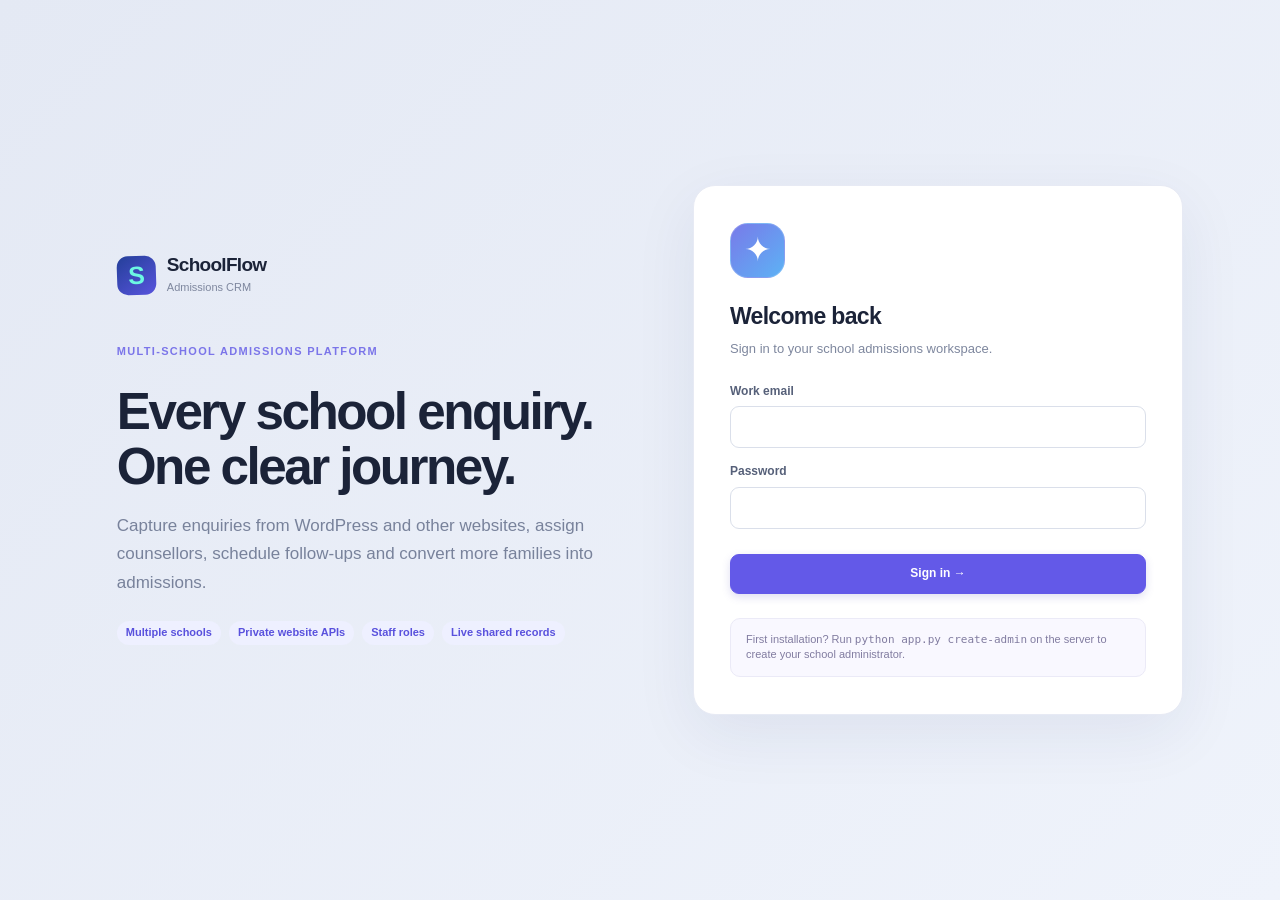
<file: static/index.html>
<!doctype html>
<html lang="en"><head><meta charset="utf-8"><meta name="viewport" content="width=device-width, initial-scale=1"><meta name="theme-color" content="#6255e9"><title>SchoolFlow — School Enquiry CRM</title><link rel="stylesheet" href="/static/style.css"></head><body><div id="root"></div><script defer src="/static/app.js"></script></body></html>
</file>
<file: static/style.css>
:root{--ink:#1b2338;--muted:#7e879e;--line:#e9ebf3;--soft:#f7f8fc;--violet:#6255e9;--violet-soft:#e9eaff;--blue:#40a7f5;--green:#149b63;--orange:#ec9b39;--red:#dd526d;--shadow:0 19px 65px rgba(35,43,93,.07)}
*{box-sizing:border-box}body{margin:0;background:#e4e9f4;color:var(--ink);font:14px/1.45 Inter,ui-sans-serif,-apple-system,BlinkMacSystemFont,"Segoe UI",sans-serif}button,input,select,textarea{font:inherit}button{cursor:pointer}button:disabled{opacity:.5;cursor:default}a{color:var(--violet)}.app{max-width:1620px;min-height:calc(100vh - 44px);margin:22px auto;background:white;border:1px solid #e6e8f1;border-radius:15px;overflow:hidden;display:grid;grid-template-columns:244px minmax(0,1fr);box-shadow:var(--shadow)}.sidebar{border-right:1px solid var(--line);padding:26px 15px 18px;display:flex;flex-direction:column;gap:24px;background:#fff}.logo{display:flex;align-items:center;gap:11px;padding:0 10px}.logomark{width:39px;height:39px;border-radius:11px;background:linear-gradient(145deg,#243f99,#5854dd);display:grid;place-items:center;font-size:25px;font-weight:850;color:#6cf8e2;transform:rotate(-2deg)}.logo strong{display:block;font-size:19px;letter-spacing:-.7px;line-height:1.1}.logo small{font-size:11px;color:var(--muted)}.school-select{padding:10px 9px;border:1px solid var(--line);border-radius:11px;margin:0 3px;background:#fafbff}.school-select label{display:block;color:var(--muted);font-size:10px;letter-spacing:.12em;font-weight:800;margin-bottom:5px}.school-select select{width:100%;border:0;outline:none;background:transparent;font-weight:700;color:#303652;font-size:12px}.nav{display:grid;gap:4px}.nav-section{color:#a0a8b6;font-size:10px;letter-spacing:.12em;padding:0 15px;margin:8px 0 6px;font-weight:800}.nav button{appearance:none;border:0;background:transparent;width:100%;display:flex;align-items:center;gap:12px;padding:11px 13px;text-align:left;border-radius:9px;color:#495166;font-weight:600}.nav button svg{width:18px;height:18px;stroke-width:1.9}.nav button.active{color:#5144da;background:#e8eafe}.nav button:hover:not(.active){background:#f6f7fc}.nav button em{margin-left:auto;font-style:normal;font-size:11px;background:#f0f1f7;padding:2px 7px;border-radius:20px}.nav button.active em{background:#d2d4ff}.sidebar-bottom{margin-top:auto}.sync-note{padding:12px 10px;margin:0 2px 14px;border-radius:11px;background:#f4f7ff;font-size:11px;color:#737d96;line-height:1.55}.sync-note b{color:#45517c}.profile{padding:13px 8px 1px;border-top:1px solid var(--line);display:flex;align-items:center;gap:9px}.avatar{width:33px;height:33px;flex:none;border-radius:50%;background:linear-gradient(135deg,#b6bcff,#7c71ef);color:#fff;display:grid;place-items:center;font-size:11px;font-weight:800}.profile strong{font-size:12px;display:block}.profile span{font-size:10px;color:var(--muted)}.main{min-width:0;background:#fff}.topbar{min-height:75px;display:flex;align-items:center;gap:17px;justify-content:space-between;padding:16px 29px;border-bottom:1px solid var(--line)}.breadcrumbs{font-size:12px;color:#9aa1b1}.breadcrumbs b{font-size:17px;color:#252c3d;letter-spacing:-.45px}.top-actions{display:flex;align-items:center;gap:10px}.role-select{background:#f8f9fd;border:1px solid var(--line);border-radius:9px;padding:9px 11px;font-size:12px;max-width:190px;color:#3d4560}.demo-pill{font-size:11px;color:#7469a6;background:#f0edff;border-radius:40px;padding:7px 11px;white-space:nowrap}.icon-btn{border:1px solid var(--line);background:#fff;color:#5d657b;border-radius:9px;width:34px;height:34px;display:grid;place-items:center;font-size:17px}.content{padding:27px 30px 35px;max-width:1480px;margin:auto}.eyebrow{font-size:11px;font-weight:800;text-transform:uppercase;letter-spacing:.12em;color:#7b75e9}.hero{background:linear-gradient(110deg,#8d98f1 0%,#6c8eef 46%,#43b5f6 100%);border-radius:13px;color:white;padding:24px 27px;display:flex;align-items:center;justify-content:space-between;gap:20px;min-height:128px;position:relative;overflow:hidden}.hero:after{content:"";position:absolute;width:240px;height:240px;border:1px solid #fff3;right:100px;top:-170px;border-radius:50%;box-shadow:0 0 0 50px #ffffff09,0 0 0 100px #ffffff08;pointer-events:none}.hero-copy{position:relative;z-index:1;display:flex;align-items:center;gap:17px}.hero-icon{background:#ffffff33;border:1px solid #ffffff2b;border-radius:18px;width:70px;height:70px;display:grid;place-items:center;font-size:33px}.hero h1{font-size:25px;margin:0 0 4px;letter-spacing:-.65px;line-height:1.15}.hero p{color:#f1f5ff;font-size:13px;margin:0}.hero-actions{display:flex;gap:8px;position:relative;z-index:1}.btn{border:1px solid #d9dce8;background:white;border-radius:9px;padding:10px 14px;color:#313c58;display:inline-flex;align-items:center;justify-content:center;gap:8px;font-weight:700;font-size:12px;white-space:nowrap;min-height:38px}.btn:hover{filter:brightness(.98)}.btn.primary{background:#6359e8;border-color:#6359e8;color:white;box-shadow:0 3px 8px #5a55ba32}.hero .btn.primary{background:#6157e8;border-color:#6157e8}.hero .btn.ghost{background:#ffffff25;color:white;border-color:#ffffff55}.btn.small{padding:7px 11px;min-height:32px;font-size:11px}.btn.danger{color:#c94057}.section-head{display:flex;align-items:center;justify-content:space-between;gap:10px;margin:25px 0 15px}.section-head h2{font-size:18px;letter-spacing:-.5px;margin:0}.section-head p{margin:3px 0 0;color:var(--muted);font-size:12px}.stats{display:grid;grid-template-columns:repeat(4,minmax(0,1fr));gap:14px;margin-top:19px}.stat{background:#fff;border:1px solid var(--line);border-radius:12px;padding:17px 17px 15px;min-width:0;box-shadow:0 3px 10px #252d5908}.stat-top{display:flex;align-items:center;justify-content:space-between}.stat-top span{font-size:12px;color:#747d91;font-weight:600}.stat-ico{width:31px;height:31px;border-radius:9px;display:grid;place-items:center;font-size:16px;background:#eeeaff;color:#6553ea}.stat-ico.green{background:#dff7ef;color:#19a472}.stat-ico.orange{background:#fff2df;color:#e99d34}.stat-ico.blue{background:#e1f3ff;color:#2f9deb}.stat b{font-size:27px;letter-spacing:-1px;display:block;margin-top:12px;line-height:1.1}.stat small{font-size:11px;color:#9ba2b2;margin-top:6px;display:block}.stat small strong{color:var(--green)}.workspace-grid{display:grid;grid-template-columns:minmax(0,1fr) 286px;gap:18px}.panel{background:#fff;border:1px solid var(--line);border-radius:12px;min-width:0;overflow:hidden}.panel-head{display:flex;align-items:center;justify-content:space-between;padding:19px 19px 0;gap:10px}.panel-head h3{margin:0;font-size:15px;letter-spacing:-.25px}.panel-head p{margin:4px 0 0;color:#9299aa;font-size:11px}.subtle-btn{border:0;color:#5c51e3;font-size:11px;background:transparent;font-weight:800;padding:6px}.source-list{padding:9px 17px 18px}.source-row{display:flex;align-items:center;gap:10px;margin:16px 0}.source-row .source-icon{width:34px;height:34px;border-radius:9px;display:grid;place-items:center;background:#eaf1ff;color:#527aef;font-weight:800}.source-row .source-name{flex:1;min-width:0}.source-row .source-name strong{font-size:11px;display:block;overflow:hidden;text-overflow:ellipsis;white-space:nowrap}.source-row .source-name small{font-size:10px;color:#a4acb8}.source-row b{font-size:13px}.progress{height:5px;background:#f1f1f7;border-radius:4px;margin-top:5px;overflow:hidden}.progress>span{display:block;height:100%;border-radius:4px;background:var(--violet)}.filters{display:flex;align-items:center;gap:9px;flex-wrap:wrap;margin-bottom:13px}.search{border:1px solid #dfe2ec;display:flex;align-items:center;gap:8px;color:#9da4b2;padding:0 11px;border-radius:9px;min-width:210px;flex:1;max-width:370px;height:39px}.search input{border:0;outline:0;width:100%;min-width:0;color:#262e44;font-size:12px}.search input::placeholder{color:#afb6c4}.filter-select{border:1px solid #dfe2ec;border-radius:9px;background:#fff;padding:10px;font-size:11px;color:#535d77;height:39px;max-width:155px}.table-scroll{width:100%;overflow:auto}.lead-table{width:100%;border-collapse:collapse;text-align:left;white-space:nowrap;font-size:12px}.lead-table th{background:#f7f8fb;color:#737b91;font-size:11px;font-weight:700;padding:12px 14px;border-bottom:1px solid #ebedf4}.lead-table td{padding:13px 14px;border-bottom:1px solid #eff0f5;color:#596377}.lead-table tr:last-child td{border-bottom:0}.lead-table tr:hover td{background:#fbfbff}.lead-person{display:flex;align-items:center;gap:9px;min-width:180px}.lead-person .avatar{width:34px;height:34px;background:#e0e7ef;border:1px solid #cfd7e0;color:#879bb2;font-size:11px}.lead-person strong{font-weight:750;font-size:12px;color:#252b3d;display:block}.lead-person small{display:block;font-size:10px;color:#969eae}.status{font-size:10px;font-weight:800;display:inline-flex;align-items:center;gap:5px;background:#f1f1ff;border-radius:40px;padding:5px 8px;color:#635adf}.status:before{content:"";width:6px;height:6px;border-radius:50%;background:currentColor}.status.New{color:#6a5ce6;background:#f0ecff}.status.Contacted{color:#277fc5;background:#e9f3fe}.status.Counselling{color:#b57b12;background:#fff4dc}.status.Visit-Scheduled{color:#ab6bdb;background:#f7ebff}.status.Applied{color:#428d55;background:#e8f6ed}.status.Enrolled{color:#0b9963;background:#e0f8ee}.status.Lost{color:#d35064;background:#ffedf0}.tiny-action{padding:7px 11px;border:1px solid #dedfe8;background:#fff;border-radius:7px;font-size:11px;color:#444c60;font-weight:700}.empty{padding:44px 20px;text-align:center;color:#9099ad}.empty strong{display:block;color:#404864;font-size:15px;margin-top:8px}.tag{display:inline-flex;align-items:center;background:#f5f6fa;border-radius:6px;padding:4px 7px;color:#69718b;font-size:10px;font-weight:650}.mini-panel{padding:17px}.followup{display:flex;align-items:center;gap:11px;padding:12px 0;border-bottom:1px solid var(--line)}.followup:last-child{border:0}.followup .calendar{width:43px;border-radius:9px;background:#edf0ff;text-align:center;padding:5px 0;color:#5d51e8;font-weight:800;font-size:18px}.followup .calendar small{display:block;font-size:9px;font-weight:650;letter-spacing:.12em}.followup-info{flex:1;min-width:0}.followup-info strong{font-size:12px;display:block}.followup-info small{font-size:10px;color:#969eaf}.view-title{display:flex;align-items:flex-start;justify-content:space-between;gap:15px;margin-bottom:22px}.view-title h1{font-size:24px;margin:0 0 4px;letter-spacing:-.8px}.view-title p{font-size:12px;color:#8992a5;margin:0}.tabs{display:flex;align-items:center;gap:7px;border-bottom:1px solid var(--line);margin-bottom:17px;overflow:auto}.tab{border:0;border-bottom:2px solid transparent;background:#fff;color:#80899b;font-weight:700;padding:11px 13px;font-size:12px;white-space:nowrap}.tab.active{color:#5d52e7;border-bottom-color:#6259e7}.count{font-size:10px;color:#918cac;background:#f3f1ff;border-radius:12px;padding:2px 6px;margin-left:5px}.kanban{display:grid;grid-template-columns:repeat(4,minmax(210px,1fr));gap:12px;overflow:auto;padding-bottom:12px}.lane{background:#f8f9fd;border:1px solid #eceef6;border-radius:11px;min-height:390px;padding:12px}.lane-header{display:flex;align-items:center;justify-content:space-between;font-size:13px;font-weight:750;padding:0 2px 12px}.lane-header b{background:#e7e9f4;border-radius:20px;padding:2px 7px;color:#65718b;font-size:10px}.kanban-card{border:1px solid #eceefa;background:#fff;border-radius:10px;padding:13px;margin-bottom:9px;box-shadow:0 3px 10px #25346506;cursor:grab}.kanban-card:hover{border-color:#c7c3fb}.kanban-card strong{display:block;margin:7px 0 4px;font-size:12px}.kanban-card small{color:#909aad;font-size:10px;display:block}.kanban-card .line{display:flex;align-items:center;justify-content:space-between;gap:6px;margin-top:11px}.kanban-card .line .avatar{width:24px;height:24px;font-size:8px}.drag-hint{text-align:center;font-size:11px;color:#98a1b1;margin:5px 0 0}.website-grid,.team-grid,.report-grid{display:grid;grid-template-columns:repeat(3,minmax(0,1fr));gap:15px}.website-card,.team-card,.report-card{background:white;border:1px solid var(--line);border-radius:12px;padding:18px;min-width:0}.website-head{display:flex;align-items:center;justify-content:space-between;gap:10px}.website-icon{width:43px;height:43px;background:#e9ecff;border-radius:11px;display:grid;place-items:center;color:#6159e3;font-size:21px;font-weight:850}.website-card h3,.team-card h3{font-size:14px;margin:17px 0 3px}.website-card p,.team-card p{color:#919bad;font-size:11px;margin:3px 0 16px;overflow-wrap:anywhere}.website-metrics{display:flex;justify-content:space-between;gap:10px;margin:20px 0 14px;padding-top:13px;border-top:1px solid var(--line)}.website-metrics strong{display:block;font-size:20px}.website-metrics small{font-size:10px;color:#8f98a9}.live-dot{display:inline-block;width:7px;height:7px;background:#15af7b;border-radius:50%;margin-right:4px}.page-card{padding:20px;border-radius:12px;background:#f7f8fd;border:1px solid #e9ebf4}.snippet{background:#242943;color:#d7e2ff;border-radius:10px;padding:14px 16px;overflow:auto;font-family:ui-monospace,SFMono-Regular,Consolas,monospace;font-size:11px;line-height:1.8;white-space:pre}.team-card{display:flex;flex-direction:column;align-items:flex-start}.team-card .avatar{width:45px;height:45px;font-size:15px}.role-chip{font-size:10px;font-weight:750;border-radius:7px;background:#f0efff;color:#6d5ad8;padding:6px 8px}.report-big{font-size:29px;font-weight:850;letter-spacing:-1px;margin:6px 0 9px}.bar-row{display:flex;align-items:center;gap:12px;margin:16px 0}.bar-row span{min-width:120px;color:#798298;font-size:12px}.bar-track{flex:1;height:10px;border-radius:20px;background:#edf0fa;overflow:hidden}.bar-track i{display:block;height:100%;background:linear-gradient(90deg,#8b81f2,#5dadef);border-radius:20px}.bar-row b{width:25px;text-align:right;font-size:12px}.setting-row{display:flex;align-items:center;justify-content:space-between;gap:20px;padding:17px 0;border-bottom:1px solid var(--line)}.setting-row:last-child{border:0}.setting-row strong{font-size:13px;display:block}.setting-row p{color:#929baf;font-size:11px;margin:5px 0 0}.toggle{width:42px;height:24px;border-radius:20px;background:#d8dbe7;position:relative;border:0;flex:none}.toggle:before{content:"";position:absolute;left:3px;top:3px;width:18px;height:18px;border-radius:50%;background:white;transition:.16s}.toggle.on{background:#6259e5}.toggle.on:before{transform:translateX(18px)}.overlay{position:fixed;inset:0;background:#151c39a6;z-index:90;display:flex;justify-content:flex-end}.drawer{height:100%;width:min(520px,100%);background:#fff;overflow:auto;box-shadow:-15px 0 55px #18214920;animation:slidein .18s ease-out}.modal-wrap{position:fixed;inset:0;background:#151c39a6;z-index:95;display:grid;place-items:center;padding:16px}.modal{background:white;border-radius:15px;padding:24px;width:min(570px,100%);max-height:90vh;overflow:auto;box-shadow:0 22px 60px #151d4933}.modal h2,.drawer h2{letter-spacing:-.5px;margin:0 0 5px;font-size:22px}.modal p,.drawer-sub{color:#9099ac;font-size:12px;margin:0}.modalhead,.drawerhead{display:flex;justify-content:space-between;align-items:flex-start;gap:15px;margin-bottom:18px}.drawerhead{padding:25px 26px;border-bottom:1px solid var(--line);margin:0}.drawerbody{padding:22px 26px}.field-grid{display:grid;grid-template-columns:1fr 1fr;gap:14px}.field{display:flex;flex-direction:column;gap:6px;margin-bottom:12px;min-width:0}.field.full{grid-column:1/-1}.field label{color:#566077;font-size:11px;font-weight:750}.field input,.field select,.field textarea{width:100%;border-radius:8px;border:1px solid #dde1ee;padding:11px 12px;background:#fff;color:#27344a;outline:0;font-size:12px}.field input:focus,.field select:focus,.field textarea:focus{border-color:#8e88f5;box-shadow:0 0 0 3px #6359e510}.field textarea{resize:vertical;min-height:83px}.modalfooter{display:flex;gap:8px;justify-content:flex-end;margin-top:13px}.drawer-stat-grid{display:grid;grid-template-columns:1fr 1fr;gap:11px}.drawer-stat{background:#f7f8fc;border-radius:10px;padding:13px;font-size:12px}.drawer-stat small{display:block;color:#909ab0;font-size:10px;margin-bottom:6px}.drawer-stat strong{font-size:12px}.timeline{border-left:2px solid #e8e7fa;margin:13px 0 0 7px;padding-left:18px}.event{position:relative;margin-bottom:18px}.event:before{content:"";width:9px;height:9px;position:absolute;border-radius:50%;background:#786de9;left:-24px;top:4px;border:2px solid white}.event strong{display:block;font-size:12px}.event span{font-size:11px;color:#8992a5}.hr{height:1px;background:var(--line);margin:21px 0}.notice{background:#f2f0ff;border:1px solid #e4e0ff;border-radius:10px;padding:13px 15px;font-size:12px;color:#655b8f;margin:15px 0}.toast{position:fixed;bottom:25px;right:25px;z-index:110;background:#303955;color:#fff;border-radius:10px;padding:12px 16px;box-shadow:0 10px 40px #151e3c34;font-size:12px}.badge{padding:4px 7px;background:#e7f6ee;color:#15945e;border-radius:6px;font-size:10px;font-weight:750}.settings-shell{max-width:720px}.mobile-menu{display:none}.soft-blue{background:#eaf2ff;color:#427fe5}.muted{color:var(--muted)}.form-help{font-size:11px;color:#969fb2}
@keyframes slidein{from{transform:translateX(15px);opacity:.7}to{transform:none;opacity:1}}
@media(max-width:1200px){.app{margin:0;border-radius:0;min-height:100vh}.workspace-grid{grid-template-columns:1fr}.stats{grid-template-columns:repeat(2,1fr)}.website-grid,.team-grid,.report-grid{grid-template-columns:repeat(2,1fr)}}
@media(max-width:800px){.app{display:block}.sidebar{display:none;position:fixed;z-index:60;width:245px;top:0;bottom:0;box-shadow:10px 0 40px #252b4140;overflow:auto}.sidebar.open{display:flex}.mobile-menu{display:grid}.topbar{padding:12px 16px;gap:7px}.content{padding:18px 14px}.hero{padding:22px 18px;display:block}.hero-copy{align-items:flex-start}.hero h1{font-size:21px}.hero-actions{margin-top:15px}.role-select{max-width:130px}.demo-pill{display:none}.website-grid,.team-grid,.report-grid{grid-template-columns:1fr}.kanban{grid-template-columns:repeat(4,minmax(215px,1fr))}.view-title{align-items:flex-start;flex-wrap:wrap}}
@media(max-width:520px){.stats{gap:9px}.stat{padding:13px}.stat b{font-size:23px}.stat-top span{font-size:10px}.top-actions{gap:5px}.role-select{max-width:96px;font-size:10px}.hero-icon{display:none}.field-grid{grid-template-columns:1fr}.hero-actions{flex-wrap:wrap}.filters .search{max-width:none;width:100%}.filter-select{flex:1;max-width:none}}

/* Production application extensions */
.login-wrap{min-height:100vh;display:grid;grid-template-columns:1.1fr 1fr;align-items:center;padding:6vw;gap:55px;background:linear-gradient(135deg,#e4e9f4,#eff3fb)}.login-brand{padding:40px}.login-brand h1{font-size:clamp(35px,4vw,61px);letter-spacing:-2.5px;line-height:1.07;margin:25px 0 17px;max-width:700px}.login-brand p{font-size:17px;color:#78829b;line-height:1.7;max-width:570px}.login-panel{max-width:490px;width:100%;background:white;border:1px solid #e7eaf4;border-radius:22px;padding:37px 36px;box-shadow:var(--shadow)}.login-panel h2{font-size:23px;letter-spacing:-.7px;margin:0 0 7px}.login-panel p{color:var(--muted);font-size:13px;margin:0 0 24px}.form-field{display:grid;gap:6px;margin-bottom:15px}.form-field label{font-size:12px;font-weight:750;color:#566079}.form-field input,.form-field select,.form-field textarea{width:100%;min-height:40px;border:1px solid #dadfea;border-radius:9px;padding:10px;background:white;color:#293249}.form-field textarea{min-height:85px;resize:vertical}.form-field input:focus,.form-field select:focus,.form-field textarea:focus{outline:2px solid #b9b8ff;border-color:#7567ec}.login-panel .btn{width:100%;margin-top:10px}.error{color:#c03956;background:#fff0f3;border-radius:9px;padding:10px 13px;font-size:12px;margin:0 0 13px}.success{background:#e5f9f1;color:#087450;border-radius:9px;padding:10px 13px;font-size:12px}.muted-note{font-size:11px;color:#97a0b0}.pill{background:#eef0ff;color:#5951dd;border-radius:30px;padding:4px 9px;font-size:11px;font-weight:750}.key-box{word-break:break-all;background:#10172b;color:#e5f4ff;border-radius:8px;padding:16px;font:12px/1.6 ui-monospace,SFMono-Regular,monospace;user-select:all}.key-panel{max-width:720px;margin:18px 0;border:1px solid #dadffd;background:#fafbff;border-radius:13px;padding:19px}.tiny{font-size:11px}.lead-grid{display:grid;grid-template-columns:repeat(3,minmax(0,1fr));gap:15px}.strong{font-weight:800}.nav button .nav-emoji{width:18px;font-size:18px;text-align:center}.hero-actions{flex-wrap:wrap}.shadow-card{border:1px solid #e9ebf3;border-radius:12px;padding:19px;background:white}.table-scroll{overflow:auto}.lead-table td,.lead-table th{white-space:nowrap}.lead-table tbody tr{cursor:pointer}.lead-table tbody tr:hover{background:#fafbff}.badge.duplicate{background:#fff2e1;color:#ac7023}.muted{color:var(--muted)}.button-row{display:flex;gap:8px;align-items:center;flex-wrap:wrap}.filters{margin:16px 0}.filters input,.filters select{border:1px solid #e0e4ed;border-radius:9px;padding:10px 12px;background:white;min-height:39px;min-width:115px}.filters input{min-width:230px;flex:1}.full-btn{width:100%}.modal-wrap{z-index:1000}.modal{max-height:min(90vh,850px);overflow:auto}.detail-body{padding:20px}.detail-meta{display:grid;grid-template-columns:repeat(2,minmax(0,1fr));gap:15px;background:#f8f9fe;border-radius:10px;padding:16px}.detail-meta small{display:block;color:#8790a4;font-size:11px;margin-bottom:3px}.detail-meta strong{font-size:12px;overflow-wrap:anywhere}.timeline-item{border-left:2px solid #dedcff;padding:0 0 17px 14px;margin-left:5px}.timeline-item strong{font-size:12px}.timeline-item small{display:block;color:#9ca5b6;font-size:10px;margin-top:3px}.section-title{font-size:15px;margin:22px 0 12px}.app-alert{padding:12px 15px;background:#fff6e8;color:#956521;border-radius:9px;font-size:12px;margin-bottom:16px}.stage-tag{border-radius:20px;padding:6px 10px;font-size:11px;font-weight:750;background:#e9eafe;color:#5c56ca}.stage-Contacted{background:#e9f1fe;color:#477dbe}.stage-Counselling{background:#e6f8f5;color:#178676}.stage-Enrolled{background:#e0f8e9;color:#189663}.stage-Lost{background:#fee8ef;color:#c44465}.stage-Applied{background:#fff2e0;color:#b67927}.stage-Visit-Scheduled{background:#e8f1ff;color:#387ed0}.pipeline-scroll{overflow:auto;padding-bottom:9px}.pipeline-columns{display:grid;grid-template-columns:repeat(7,minmax(190px,1fr));gap:13px;min-width:1350px}.pipeline-column{background:#f7f8fc;border-radius:13px;padding:11px;min-height:310px}.pipeline-column.drag-active{background:#eae9ff}.pipeline-item{background:white;border:1px solid #e6e9f2;border-radius:10px;margin-top:10px;padding:12px;box-shadow:0 3px 9px #1b33500a;cursor:grab}.pipeline-item b{display:block;font-size:12px}.pipeline-item small{display:block;color:#939bab;font-size:11px;margin-top:4px}.dashboard-rows{display:grid;grid-template-columns:minmax(0,1fr) 300px;gap:17px;margin-top:20px}.side-stack{display:grid;gap:16px;align-content:start}.site-list-card{display:flex;gap:12px;align-items:center;border-bottom:1px solid #eff0f5;padding:11px 0}.site-list-card:last-child{border-bottom:0}.site-icon{width:35px;height:35px;border-radius:9px;background:#e8eeff;color:#565ee2;display:grid;place-items:center;font-weight:800;flex-shrink:0}.two-cols{display:grid;grid-template-columns:1fr 1fr;gap:17px}.empty-state{padding:45px 24px;text-align:center;color:#8c97aa}.empty-state b{color:#3d4562;display:block;font-size:16px}.empty-state p{font-size:12px}.website-grid{display:grid;grid-template-columns:repeat(3,minmax(0,1fr));gap:15px}.web-tile{border:1px solid var(--line);background:#fafbfe;border-radius:13px;padding:19px}.web-tile h3{margin:13px 0 4px;font-size:14px}.web-tile p{font-size:11px;color:#8d97a8;margin:0 0 18px}.role-label{display:inline-block;font-size:10px;background:#e9eaff;color:#6158bd;border-radius:20px;padding:4px 9px;font-weight:750}.name-cell{display:flex;align-items:center;gap:9px}.name-cell b{display:block;font-size:12px}.name-cell small{display:block;color:#9aa1b0}.small-avatar{border-radius:50%;width:32px;height:32px;background:#e2e7ee;color:#73849f;display:grid;place-items:center;font-size:10px;flex:none}.new-controls{display:flex;gap:8px;flex-wrap:wrap}.user-panel{border:1px solid var(--line);border-radius:12px;padding:15px;background:white}.footer-tip{border:1px solid #ebeaf7;background:#f9f8ff;color:#817ca0;border-radius:10px;padding:13px 15px;font-size:11px}.responsive-only{display:none}.nowrap{white-space:nowrap}
@media(max-width:1000px){.login-wrap{grid-template-columns:1fr}.login-brand{padding:0}.login-panel{max-width:600px}.dashboard-rows{grid-template-columns:1fr}.lead-grid{grid-template-columns:repeat(2,minmax(0,1fr))}.website-grid{grid-template-columns:repeat(2,minmax(0,1fr))}}@media(max-width:650px){.login-wrap{padding:20px;gap:18px}.login-brand h1{font-size:35px}.login-panel{padding:26px 21px}.lead-grid,.website-grid,.two-cols{grid-template-columns:1fr}.content{padding:18px 15px}.topbar{padding:12px 16px}.modal{width:95vw}.detail-meta{grid-template-columns:1fr}.filters input{min-width:100%}.filters select{flex:1}.hero h1{font-size:21px}}
</file>
